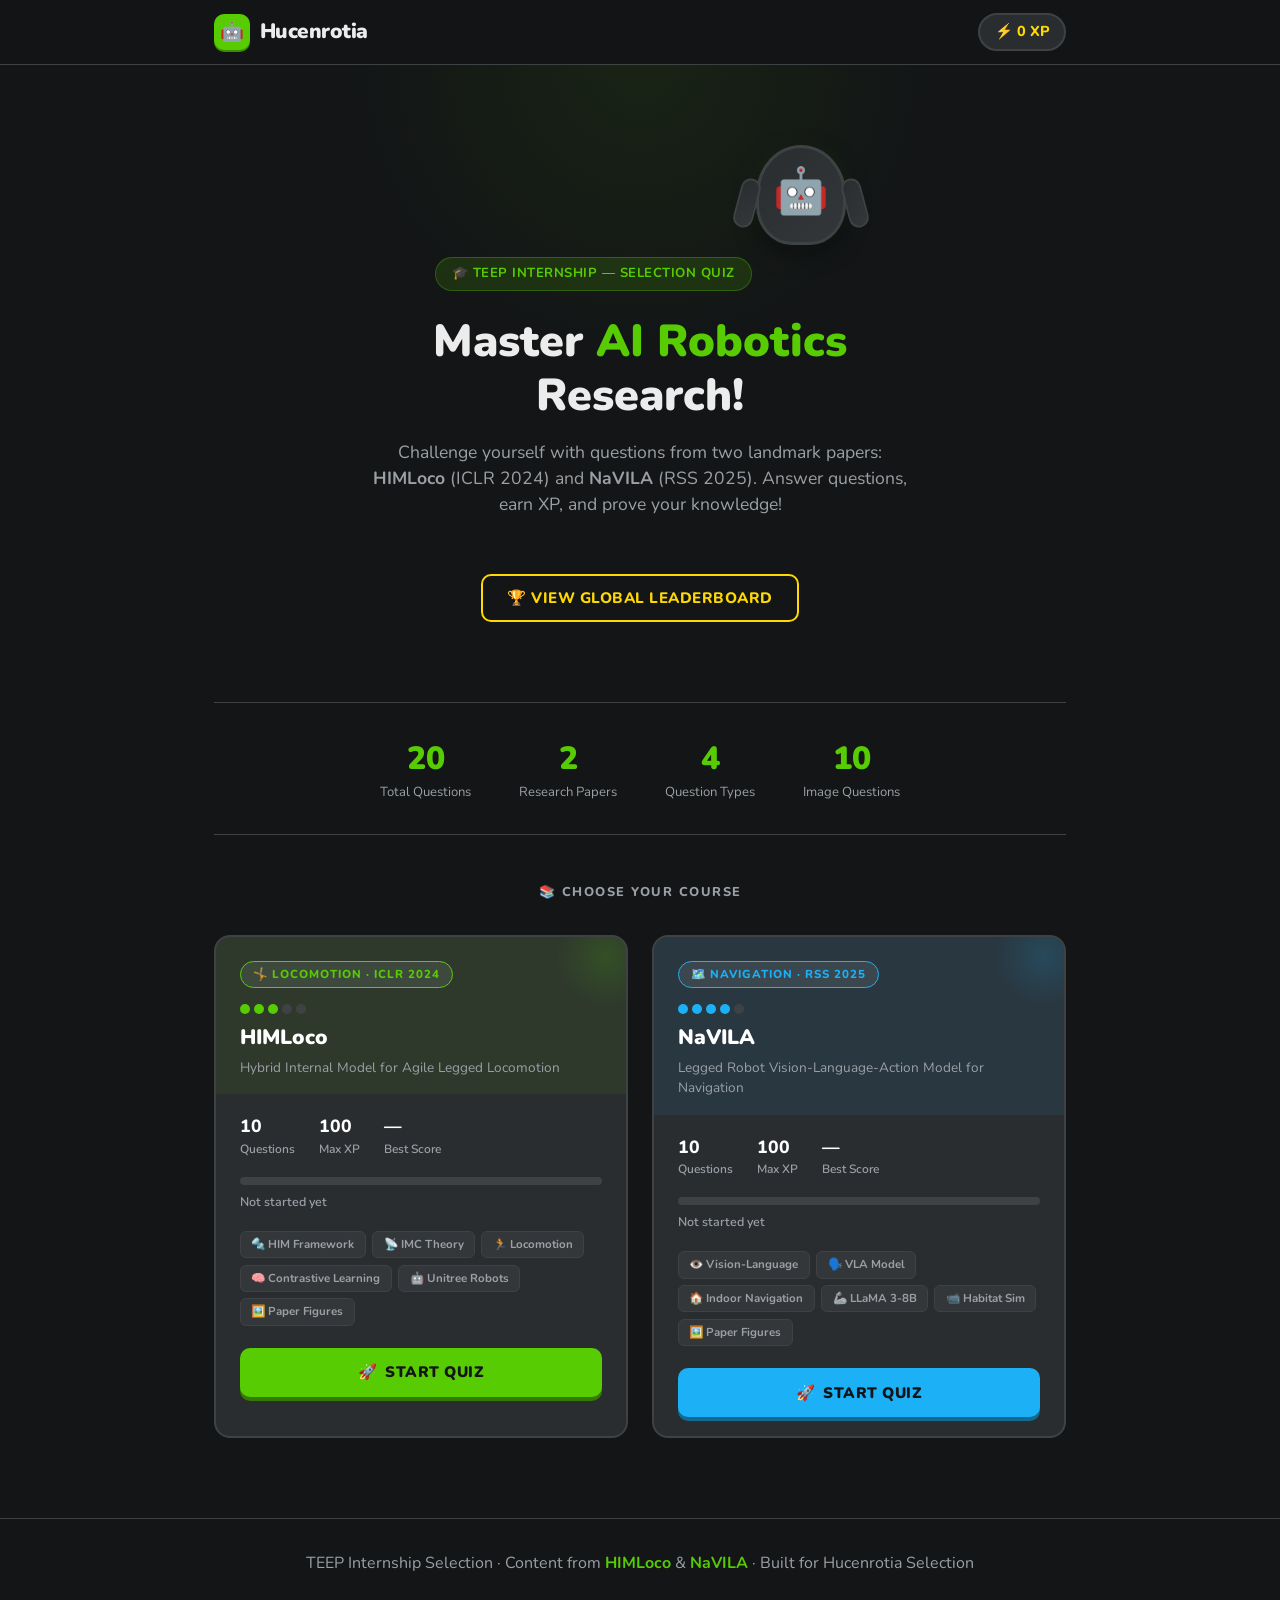
<file: index.html>
<!DOCTYPE html>
<html lang="en">
<head>
  <meta charset="UTF-8">
  <meta name="viewport" content="width=device-width, initial-scale=1.0">
  <title>Hucenrotia Selection — TEEP Internship AI Robotics Quiz</title>
  <meta name="description" content="Test your knowledge of cutting-edge AI robotics research — HIMLoco and NaVILA — in this Duolingo-style interactive quiz for the TEEP Internship selection.">
  <link rel="stylesheet" href="css/style.css">
</head>
<body>

  <!-- Navbar -->
  <nav class="navbar">
    <div class="container">
      <div class="navbar-brand">
        <div class="logo-icon">🤖</div>
        <span>Hucenrotia</span>
      </div>
      <div class="navbar-xp xp-display">⚡ 0 XP</div>
    </div>
  </nav>

  <!-- Hero -->
  <section class="hero">
    <div class="container">
      <div class="hero-badge">🎓 TEEP Internship — Selection Quiz</div>
      <div class="mascot">
        <div class="mascot-glow"></div>
        <div class="mascot-body">
          <div class="mascot-arm-l"></div>
          <div class="mascot-arm-r"></div>
          <div class="mascot-face">🤖</div>
        </div>
      </div>
      <h1>Master <span>AI Robotics</span><br>Research!</h1>
      <p>
        Challenge yourself with questions from two landmark papers:
        <strong>HIMLoco</strong> (ICLR 2024) and <strong>NaVILA</strong> (RSS 2025).
        Answer questions, earn XP, and prove your knowledge!
      </p>
      
      <button class="btn-secondary" style="border-width:2px;font-size:0.95rem;padding:0.75rem 1.5rem;margin-top:1rem;color:var(--gold);border-color:var(--gold)" onclick="openGlobalLeaderboard()">
        🏆 View Global Leaderboard
      </button>
    </div>
  </section>

  <!-- Stats -->
  <div class="container">
    <div class="stats-row">
      <div class="stat-item">
        <div class="stat-num">20</div>
        <div class="stat-desc">Total Questions</div>
      </div>
      <div class="stat-item">
        <div class="stat-num">2</div>
        <div class="stat-desc">Research Papers</div>
      </div>
      <div class="stat-item">
        <div class="stat-num">4</div>
        <div class="stat-desc">Question Types</div>
      </div>
      <div class="stat-item">
        <div class="stat-num">10</div>
        <div class="stat-desc">Image Questions</div>
      </div>
    </div>
  </div>

  <!-- Courses -->
  <section class="courses-section">
    <div class="container">
      <div class="section-title">📚 Choose Your Course</div>
      <div class="courses-grid">

        <!-- HIMLoco Card -->
        <div class="course-card himloco" id="card-himloco">
          <div class="course-card-header">
            <div class="course-tag">🤸 Locomotion · ICLR 2024</div>
            <div class="difficulty-dots">
              <div class="dot filled"></div><div class="dot filled"></div><div class="dot filled"></div><div class="dot"></div><div class="dot"></div>
            </div>
            <div class="course-card-title">HIMLoco</div>
            <div class="course-card-subtitle">Hybrid Internal Model for Agile Legged Locomotion</div>
          </div>
          <div class="course-card-body">
            <div class="course-stats">
              <div class="course-stat">
                <span class="course-stat-value">10</span>
                <span class="course-stat-label">Questions</span>
              </div>
              <div class="course-stat">
                <span class="course-stat-value" id="himloco-xp">100</span>
                <span class="course-stat-label">Max XP</span>
              </div>
              <div class="course-stat">
                <span class="course-stat-value" id="himloco-best">—</span>
                <span class="course-stat-label">Best Score</span>
              </div>
            </div>
            <div class="course-progress-bar">
              <div class="course-progress-fill" id="himloco-progress" style="width:0%"></div>
            </div>
            <div class="course-progress-text" id="himloco-progress-text">Not started yet</div>
            <div class="course-topics">
              <span class="topic-chip">🔩 HIM Framework</span>
              <span class="topic-chip">📡 IMC Theory</span>
              <span class="topic-chip">🏃 Locomotion</span>
              <span class="topic-chip">🧠 Contrastive Learning</span>
              <span class="topic-chip">🤖 Unitree Robots</span>
              <span class="topic-chip">🖼️ Paper Figures</span>
            </div>
            <button class="btn-start" id="startHimloco" onclick="openRegistrationModal('himloco')">
              <span>🚀</span> Start Quiz
            </button>
          </div>
        </div>

        <!-- NaVILA Card -->
        <div class="course-card navila" id="card-navila">
          <div class="course-card-header">
            <div class="course-tag">🗺️ Navigation · RSS 2025</div>
            <div class="difficulty-dots">
              <div class="dot filled"></div><div class="dot filled"></div><div class="dot filled"></div><div class="dot filled"></div><div class="dot"></div>
            </div>
            <div class="course-card-title">NaVILA</div>
            <div class="course-card-subtitle">Legged Robot Vision-Language-Action Model for Navigation</div>
          </div>
          <div class="course-card-body">
            <div class="course-stats">
              <div class="course-stat">
                <span class="course-stat-value">10</span>
                <span class="course-stat-label">Questions</span>
              </div>
              <div class="course-stat">
                <span class="course-stat-value" id="navila-xp">100</span>
                <span class="course-stat-label">Max XP</span>
              </div>
              <div class="course-stat">
                <span class="course-stat-value" id="navila-best">—</span>
                <span class="course-stat-label">Best Score</span>
              </div>
            </div>
            <div class="course-progress-bar">
              <div class="course-progress-fill" id="navila-progress" style="width:0%"></div>
            </div>
            <div class="course-progress-text" id="navila-progress-text">Not started yet</div>
            <div class="course-topics">
              <span class="topic-chip">👁️ Vision-Language</span>
              <span class="topic-chip">🗣️ VLA Model</span>
              <span class="topic-chip">🏠 Indoor Navigation</span>
              <span class="topic-chip">🦾 LLaMA 3-8B</span>
              <span class="topic-chip">📹 Habitat Sim</span>
              <span class="topic-chip">🖼️ Paper Figures</span>
            </div>
            <button class="btn-start" id="startNavila" onclick="openRegistrationModal('navila')">
              <span>🚀</span> Start Quiz
            </button>
          </div>
        </div>

      </div>
    </div>
  </section>

  <!-- Footer -->
  <footer class="site-footer">
    <div class="container">
      <p>
        TEEP Internship Selection · Content from
        <a href="https://github.com/InternRobotics/HIMLoco" target="_blank">HIMLoco</a> &
        <a href="https://navila-bot.github.io/" target="_blank">NaVILA</a> · Built for Hucenrotia Selection
      </p>
    </div>
  </footer>

  <!-- Registration Modal -->
  <div class="modal-overlay" id="regModalOverlay">
    <div class="modal">
      <div class="modal-emoji">📝</div>
      <h2>Join the Course</h2>
      <p>Please enter your details to take the exam. You can only take it once!</p>
      
      <div class="form-group">
        <label for="regName">Full Name</label>
        <input type="text" id="regName" class="form-control" placeholder="E.g. John Doe">
      </div>
      <div class="form-group">
        <label for="regEmail">Email Address</label>
        <input type="email" id="regEmail" class="form-control" placeholder="E.g. john@example.com">
        <div class="error-msg" id="regError">This email has already completed this quiz.</div>
      </div>

      <div class="modal-actions" style="margin-top:2rem">
        <button class="btn-primary" id="btnConfirmReg">Start Exam!</button>
        <button class="btn-secondary" id="btnCancelReg">Cancel</button>
      </div>
    </div>
  </div>

  <!-- Global Leaderboard Modal -->
  <div class="modal-overlay" id="globalLbModal">
    <div class="modal" style="max-width:600px">
      <div class="flex-between" style="margin-bottom:1.5rem">
        <h2 style="margin:0;color:var(--white)">🏆 Global Leaderboard</h2>
        <button class="btn-close" style="width:32px;height:32px;font-size:0.9rem" onclick="document.getElementById('globalLbModal').classList.remove('open')">✕</button>
      </div>
      <div class="leaderboard">
        <div class="leaderboard-header" style="grid-template-columns: 3rem 1fr 4rem 4rem 4rem; padding: 0.8rem 1rem;">
          <div>Rank</div>
          <div>Candidate</div>
          <div style="text-align:center">Courses</div>
          <div style="text-align:right">Score</div>
          <div style="text-align:right">XP</div>
        </div>
        <div id="globalLbBody" style="max-height:300px;overflow-y:auto"></div>
      </div>
      <div style="margin-top:1.5rem;text-align:center;padding-top:1.5rem;border-top:1px solid var(--border)">
        <button class="btn-secondary" style="border-color:var(--red);color:var(--red);font-size:0.8rem;padding:0.4rem 1rem" onclick="App.clearAllData()">⚠️ Reset All Candidate Data (Leaderboard & Attempts)</button>
      </div>
    </div>
  </div>

  <script src="js/app.js?v=2"></script>
  <script>
    let selectedCourse = '';
    
    function openGlobalLeaderboard() {
      const lbData = App.getGlobalLeaderboard();
      const lbBody = document.getElementById('globalLbBody');
      if (lbData.length === 0) {
        lbBody.innerHTML = '<div style="padding:1.5rem;text-align:center;color:var(--text-muted)">No candidates yet.</div>';
      } else {
        lbBody.innerHTML = lbData.map((u, i) => {
          const rank = i + 1;
          const rankClass = rank === 1 ? 'top-1' : rank === 2 ? 'top-2' : rank === 3 ? 'top-3' : '';
          return `
            <div class="leaderboard-row" style="grid-template-columns: 3rem 1fr 4rem 4rem 4rem; padding: 0.8rem 1rem;">
              <div class="lb-rank ${rankClass}">#${rank}</div>
              <div style="text-align:left">
                <div class="lb-name">${u.name}</div>
                <div class="lb-email">${u.email}</div>
              </div>
              <div style="text-align:center;font-weight:800;color:var(--text-muted)">${u.courses}/2</div>
              <div class="lb-score">${u.score}/${u.total}</div>
              <div class="lb-xp">${u.xp}</div>
            </div>
          `;
        }).join('');
      }
      document.getElementById('globalLbModal').classList.add('open');
    }

    function openRegistrationModal(course) {
      selectedCourse = course;
      document.getElementById('regName').value = '';
      document.getElementById('regEmail').value = '';
      document.getElementById('regError').classList.remove('show');
      document.getElementById('regModalOverlay').classList.add('open');
    }

    document.getElementById('btnCancelReg').addEventListener('click', () => {
      document.getElementById('regModalOverlay').classList.remove('open');
    });

    document.getElementById('btnConfirmReg').addEventListener('click', () => {
      const name = document.getElementById('regName').value.trim();
      const email = document.getElementById('regEmail').value.trim();
      const errorMsg = document.getElementById('regError');
      
      if (!name || !email) {
        errorMsg.textContent = 'Please fill in both name and email.';
        errorMsg.classList.add('show');
        return;
      }

      if (App.hasTakenQuiz(email, selectedCourse)) {
        errorMsg.textContent = 'This email has already completed this quiz!';
        errorMsg.classList.add('show');
        return;
      }

      App.startQuiz(selectedCourse, name, email);
    });

    document.addEventListener('DOMContentLoaded', () => {
      updateXPDisplays();
      // Update HIMLoco progress
      const hp = App.getCourseProgress('himloco');
      if (hp.attempts > 0) {
        document.getElementById('himloco-best').textContent = hp.bestScore + '%';
        document.getElementById('himloco-progress').style.width = hp.bestScore + '%';
        document.getElementById('himloco-progress-text').textContent = hp.completed ? '✅ Completed! Attempt #' + hp.attempts : 'Best: ' + hp.bestScore + '% · ' + hp.attempts + ' attempt(s)';
      }
      // Update NaVILA progress
      const np = App.getCourseProgress('navila');
      if (np.attempts > 0) {
        document.getElementById('navila-best').textContent = np.bestScore + '%';
        document.getElementById('navila-progress').style.width = np.bestScore + '%';
        document.getElementById('navila-progress-text').textContent = np.completed ? '✅ Completed! Attempt #' + np.attempts : 'Best: ' + np.bestScore + '% · ' + np.attempts + ' attempt(s)';
      }
    });
  </script>
</body>
</html>
</file>
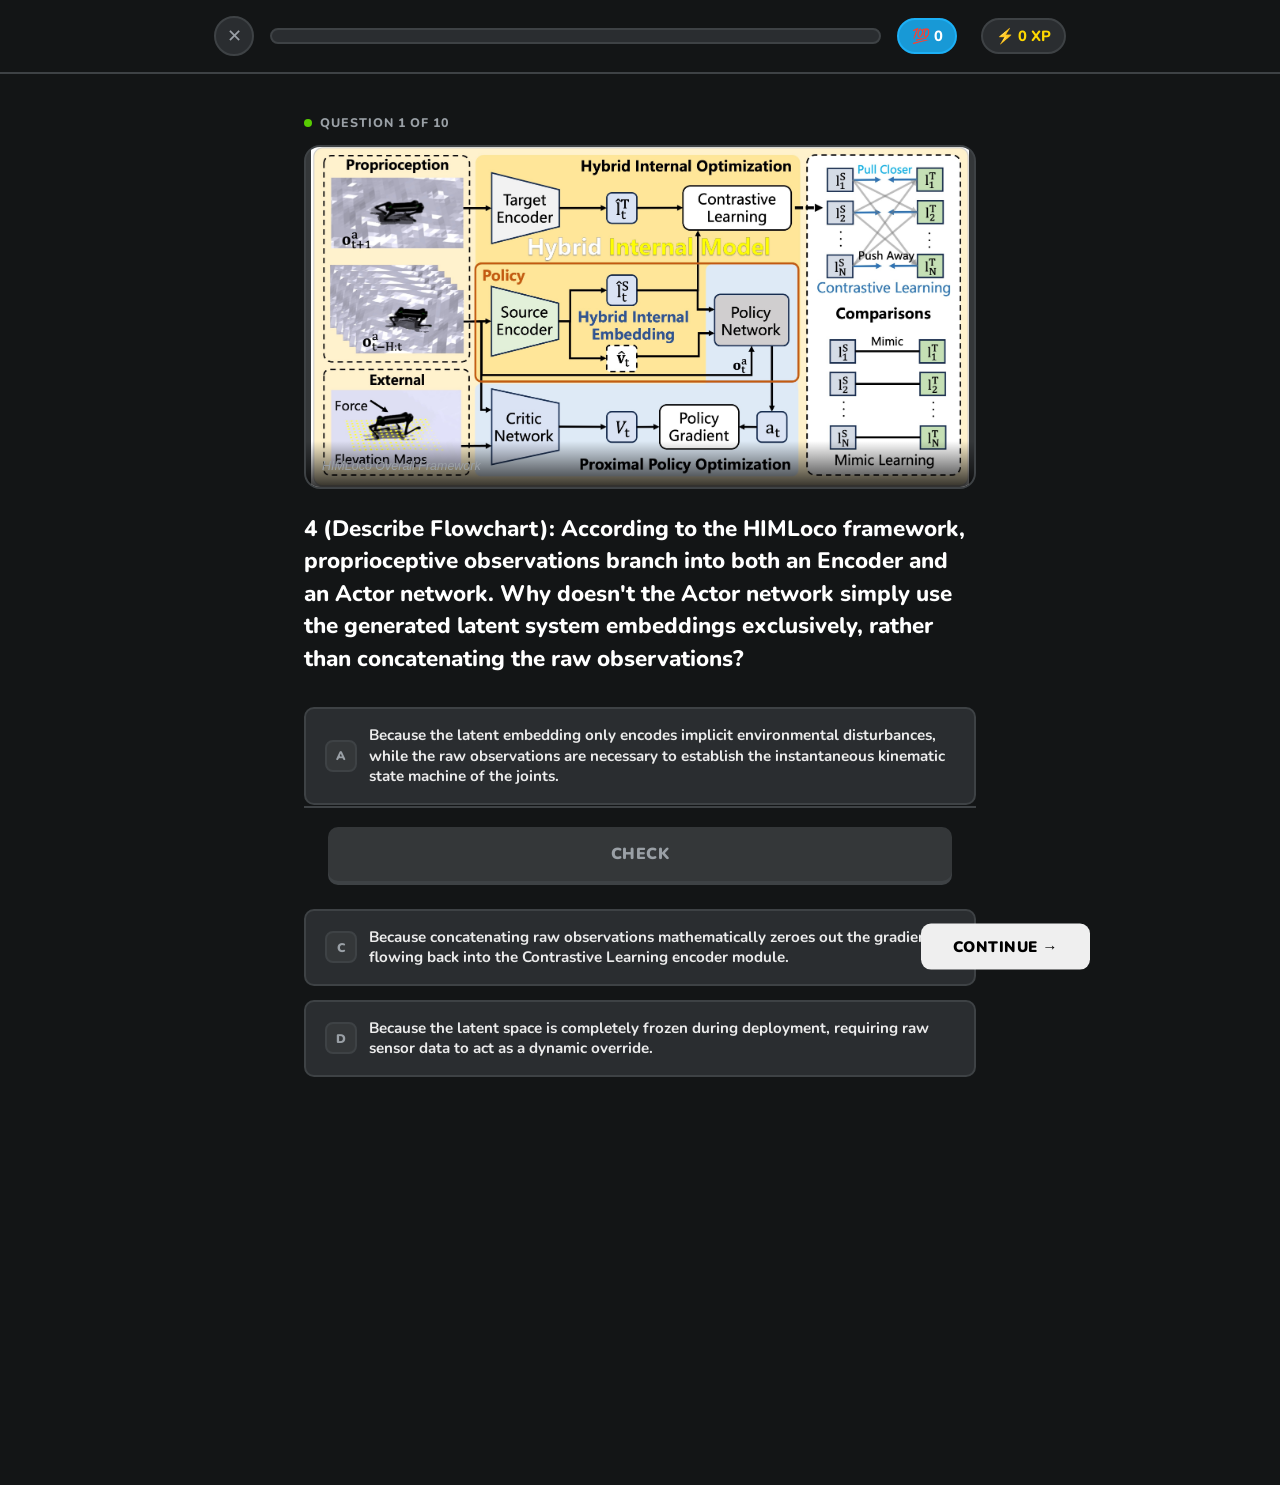
<file: quiz.html>
<!DOCTYPE html>
<html lang="en">
<head>
  <meta charset="UTF-8">
  <meta name="viewport" content="width=device-width, initial-scale=1.0">
  <title>Quiz — Hucenrotia Selection</title>
  <meta name="description" content="AI Robotics research quiz — HIMLoco and NaVILA">
  <link rel="stylesheet" href="css/style.css">
  <style>
    .quiz-body-inner { max-width: 720px; margin: 0 auto; }
    body { padding-bottom: 250px; }
  </style>
</head>
<body>

  <!-- Quiz Header -->
  <header class="quiz-header" id="quizHeader">
    <div class="container">
      <button class="btn-close" id="btnClose" title="Quit quiz">✕</button>
      <div class="progress-bar-wrap">
        <div class="progress-bar-fill" id="progressFill" style="width:0%"></div>
      </div>
      <div class="xp-counter" id="scoreCounter" style="color:var(--white);border-color:var(--blue);background:var(--blue-dark);margin-right:0.5rem">💯 0</div>
      <div class="xp-counter" id="xpCounter">⚡ 0 XP</div>
    </div>
  </header>

  <!-- Quiz Body -->
  <main class="quiz-body">
    <div class="container quiz-body-inner">
      <div class="question-counter" id="questionLabel">
        <span class="qc-dot"></span> Loading...
      </div>

      <!-- Image (hidden by default) -->
      <div class="question-image-wrap" id="imageWrap" style="display:none">
        <img id="questionImg" src="" alt="Paper figure">
        <div class="img-caption" id="imgCaption"></div>
      </div>

      <div class="question-text" id="questionText">Loading question...</div>

      <!-- Dynamic options area -->
      <div id="optionsArea"></div>

      <!-- Check button (hidden when feedback bar is active) -->
      <div class="quiz-footer" id="quizFooter">
        <div class="container" style="max-width:720px">
          <button class="btn-check idle" id="btnCheck" disabled>CHECK</button>
        </div>
      </div>
    </div>
  </main>

  <!-- Feedback Bar (slides up from bottom) -->
  <div class="feedback-bar" id="feedbackBar">
    <div class="feedback-inner">
      <div class="feedback-message">
        <div class="feedback-title" id="feedbackTitle"></div>
        <div class="feedback-explain" id="feedbackExplain"></div>
      </div>
      <button class="btn-continue" id="btnContinue">CONTINUE →</button>
    </div>
  </div>

  <!-- XP Popup -->
  <div class="xp-popup" id="xpPopup">+10 XP!</div>

  <!-- Quit Modal -->
  <div class="modal-overlay" id="modalOverlay">
    <div class="modal">
      <div class="modal-emoji">🤔</div>
      <h2>Quit the quiz?</h2>
      <p>Your progress will be saved but this session's XP will be counted so far.</p>
      <div class="modal-actions">
        <button class="btn-primary" id="modalCancel">Keep Going!</button>
        <button class="btn-secondary" id="modalQuit">Yes, quit</button>
      </div>
    </div>
  </div>

  <script src="js/app.js?v=2"></script>
  <script src="js/questions.js?v=2"></script>
  <script src="js/quiz.js?v=2"></script>
  <script>
    // Enable the check button properly — bridge between idle and enabled state
    document.addEventListener('DOMContentLoaded', () => {
      const btnCheck = document.getElementById('btnCheck');
      // Remove HTML disabled attr; our JS handles the visual state
      btnCheck.removeAttribute('disabled');
    });
  </script>
</body>
</html>
</file>
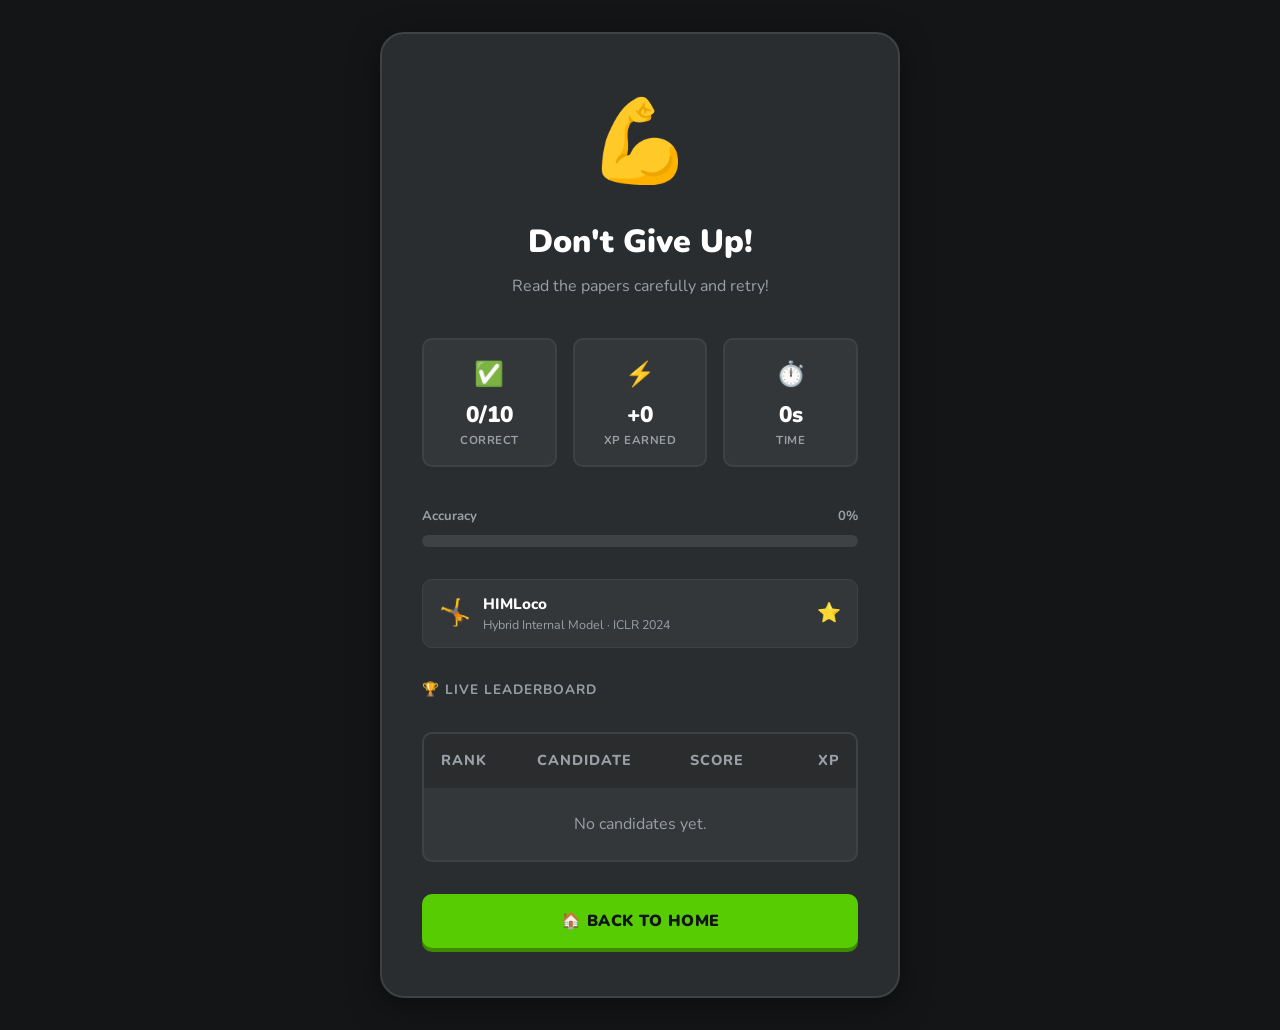
<file: results.html>
<!DOCTYPE html>
<html lang="en">
<head>
  <meta charset="UTF-8">
  <meta name="viewport" content="width=device-width, initial-scale=1.0">
  <title>Results — Hucenrotia Selection</title>
  <meta name="description" content="Quiz results for the Hucenrotia TEEP Internship selection quiz">
  <link rel="stylesheet" href="css/style.css">
</head>
<body>
  <div class="results-page" id="resultsPage">
    <canvas id="confettiCanvas"></canvas>

    <div class="results-card anim-pop">
      <!-- Emoji & Title -->
      <div class="results-emoji" id="resultsEmoji">🎉</div>
      <div class="results-title" id="resultsTitle">Amazing!</div>
      <div class="results-subtitle" id="resultsSubtitle">You completed the quiz!</div>

      <!-- Stats grid -->
      <div class="results-stats">
        <div class="result-stat">
          <div class="result-stat-icon">✅</div>
          <div class="result-stat-value" id="statCorrect">—</div>
          <div class="result-stat-label">Correct</div>
        </div>
        <div class="result-stat">
          <div class="result-stat-icon">⚡</div>
          <div class="result-stat-value" id="statXP">—</div>
          <div class="result-stat-label">XP Earned</div>
        </div>
        <div class="result-stat">
          <div class="result-stat-icon">⏱️</div>
          <div class="result-stat-value" id="statTime">—</div>
          <div class="result-stat-label">Time</div>
        </div>
      </div>

      <!-- Accuracy bar -->
      <div style="margin-bottom:0.5rem;display:flex;justify-content:space-between;font-size:0.82rem;font-weight:700;color:var(--text-muted)">
        <span>Accuracy</span>
        <span id="accuracyPct">—</span>
      </div>
      <div class="results-accuracy-bar-wrap" style="margin-bottom:2rem">
        <div class="results-accuracy-fill" id="accuracyBar" style="width:0%"></div>
      </div>

      <!-- Course badge -->
      <div style="background:var(--card2);border:1px solid var(--border);border-radius:10px;padding:0.8rem 1rem;margin-bottom:2rem;text-align:left;display:flex;align-items:center;gap:0.75rem">
        <span style="font-size:1.6rem" id="courseBadgeIcon">🤖</span>
        <div>
          <div style="font-weight:800;color:var(--white);font-size:0.95rem" id="courseBadgeName">HIMLoco</div>
          <div style="font-size:0.78rem;color:var(--text-muted)" id="courseBadgeDesc">Quiz completed</div>
        </div>
        <div style="margin-left:auto;font-size:1.2rem" id="courseBadgeStar">⭐</div>
      </div>

      <!-- Leaderboard -->
      <div style="margin-top:2rem">
        <h3 style="text-align:left;color:var(--text-muted);font-size:0.85rem;text-transform:uppercase;letter-spacing:1px;margin-bottom:0.5rem">🏆 Live Leaderboard</h3>
        <div class="leaderboard" id="leaderboardContainer">
          <div class="leaderboard-header">
            <div>Rank</div>
            <div>Candidate</div>
            <div style="text-align:right">Score</div>
            <div style="text-align:right">XP</div>
          </div>
          <div id="leaderboardBody"></div>
        </div>
      </div>

      <!-- Actions -->
      <div class="results-actions" style="margin-top:2rem">
        <button class="btn-primary" id="btnHome" style="border-color:var(--text-muted);color:var(--bg)">🏠 Back to Home</button>
      </div>
    </div>
  </div>

  <script src="js/app.js?v=2"></script>
  <script>
    document.addEventListener('DOMContentLoaded', () => {
      const result = App.getState().lastResult || {};
      const correct = result.correct || 0;
      const total   = result.total || 10;
      const xp      = result.xp || 0;
      const elapsed = result.elapsed || 0;
      const course  = result.course || 'himloco';
      const pct     = Math.round((correct / total) * 100);

      // Emoji & message
      let emoji, title, subtitle;
      if (pct >= 90)      { emoji='🏆'; title='Outstanding!';    subtitle='You nailed it! Near-perfect score!'; }
      else if (pct >= 75) { emoji='🎉'; title='Excellent Work!';  subtitle='Great understanding of the research!'; }
      else if (pct >= 60) { emoji='😊'; title='Good Job!';        subtitle='Solid performance — keep learning!'; }
      else if (pct >= 40) { emoji='📚'; title='Keep Studying!';   subtitle='Review the papers and try again.'; }
      else                { emoji='💪'; title='Don\'t Give Up!';  subtitle='Read the papers carefully and retry!'; }

      document.getElementById('resultsEmoji').textContent = emoji;
      document.getElementById('resultsTitle').textContent = title;
      document.getElementById('resultsSubtitle').textContent = subtitle;

      document.getElementById('statCorrect').textContent = correct + '/' + total;
      document.getElementById('statXP').textContent = '+' + xp;

      const mins = Math.floor(elapsed / 60);
      const secs = elapsed % 60;
      document.getElementById('statTime').textContent = mins > 0 ? mins + 'm ' + secs + 's' : secs + 's';

      document.getElementById('accuracyPct').textContent = pct + '%';

      // Accuracy bar (animated after short delay)
      setTimeout(() => {
        const bar = document.getElementById('accuracyBar');
        bar.style.width = pct + '%';
        bar.className = 'results-accuracy-fill ' + (pct >= 75 ? 'accuracy-good' : pct >= 50 ? 'accuracy-mid' : 'accuracy-low');
      }, 300);

      // Course badge
      const courseNames = { himloco: 'HIMLoco', navila: 'NaVILA' };
      const courseIcons = { himloco: '🤸', navila: '🗺️' };
      const courseDescs = {
        himloco: 'Hybrid Internal Model · ICLR 2024',
        navila:  'Vision-Language-Action · RSS 2025'
      };
      document.getElementById('courseBadgeIcon').textContent = courseIcons[course] || '🤖';
      document.getElementById('courseBadgeName').textContent = courseNames[course] || course;
      document.getElementById('courseBadgeDesc').textContent = courseDescs[course] || 'Quiz completed';

      const stars = pct >= 90 ? '⭐⭐⭐' : pct >= 70 ? '⭐⭐' : '⭐';
      document.getElementById('courseBadgeStar').textContent = stars;

      // Confetti if good score
      if (pct >= 70) {
        launchConfetti(document.getElementById('confettiCanvas'));
      }

      // Fetch and render Leaderboard
      const lbData = App.getLeaderboard(course);
      const lbBody = document.getElementById('leaderboardBody');
      if (lbData.length === 0) {
        lbBody.innerHTML = '<div style="padding:1.5rem;text-align:center;color:var(--text-muted)">No candidates yet.</div>';
      } else {
        lbBody.innerHTML = lbData.map((u, i) => {
          const rank = i + 1;
          const rankClass = rank === 1 ? 'top-1' : rank === 2 ? 'top-2' : rank === 3 ? 'top-3' : '';
          return `
            <div class="leaderboard-row">
              <div class="lb-rank ${rankClass}">#${rank}</div>
              <div style="text-align:left">
                <div class="lb-name">${u.name}</div>
                <div class="lb-email">${u.email}</div>
              </div>
              <div class="lb-score">${u.score}/${u.total}</div>
              <div class="lb-xp">${u.xp}</div>
            </div>
          `;
        }).join('');
      }

      // Buttons
      document.getElementById('btnHome').addEventListener('click', () => {
        window.location.href = 'index.html';
      });
    });
  </script>
</body>
</html>
</file>
<file: css/style.css>
@import url('https://fonts.googleapis.com/css2?family=Nunito:wght@400;600;700;800;900&display=swap');
:root{--bg:#131516;--bg2:#1C1D1F;--card:#2A2D30;--card2:#343739;--border:#3E4245;--green:#58CC02;--green-dark:#46A302;--green-shadow:#3D8A00;--green-light:#D7FFB8;--green-bg:rgba(88,204,2,.12);--red:#FF4B4B;--red-dark:#CC3333;--red-light:#FFD0D0;--red-bg:rgba(255,75,75,.12);--blue:#1CB0F6;--blue-dark:#1899D6;--orange:#FF9600;--gold:#FFD900;--purple:#CE82FF;--white:#FFF;--text:#ECECEC;--text-muted:#9AA0A6;--radius:16px;--radius-sm:10px;--shadow:0 4px 0 rgba(0,0,0,.5);--shadow-green:0 4px 0 #3D8A00;--shadow-card:0 8px 32px rgba(0,0,0,.4);--transition:.18s ease;--font:'Nunito',sans-serif}
*,*::before,*::after{box-sizing:border-box;margin:0;padding:0}
html{scroll-behavior:smooth}
body{font-family:var(--font);background:var(--bg);color:var(--text);min-height:100vh;line-height:1.5;-webkit-font-smoothing:antialiased}
a{color:inherit;text-decoration:none}
img{max-width:100%;height:auto;display:block}
button{cursor:pointer;font-family:var(--font);border:none;outline:none}
::-webkit-scrollbar{width:6px}::-webkit-scrollbar-track{background:var(--bg2)}::-webkit-scrollbar-thumb{background:var(--border);border-radius:3px}
h1{font-size:clamp(1.8rem,4vw,2.8rem);font-weight:900;line-height:1.2}
h2{font-size:clamp(1.4rem,3vw,2rem);font-weight:800}
h3{font-size:1.2rem;font-weight:700}
p{font-size:1rem;color:var(--text-muted)}
.container{max-width:900px;margin:0 auto;padding:0 1.5rem}
.flex{display:flex}.flex-center{display:flex;align-items:center;justify-content:center}.flex-between{display:flex;align-items:center;justify-content:space-between}.flex-col{display:flex;flex-direction:column}
.gap-sm{gap:.5rem}.gap{gap:1rem}.gap-lg{gap:1.5rem}.text-center{text-align:center}.w-full{width:100%}

/* Navbar */
.navbar{position:sticky;top:0;z-index:100;background:rgba(19,21,22,.95);backdrop-filter:blur(12px);border-bottom:1px solid var(--border);padding:.8rem 0}
.navbar .container{display:flex;align-items:center;justify-content:space-between}
.navbar-brand{display:flex;align-items:center;gap:.6rem;font-weight:900;font-size:1.3rem;letter-spacing:-.5px}
.navbar-brand .logo-icon{width:36px;height:36px;background:var(--green);border-radius:10px;display:flex;align-items:center;justify-content:center;font-size:1.2rem;box-shadow:0 2px 0 var(--green-shadow)}
.navbar-xp{display:flex;align-items:center;gap:.4rem;background:var(--card);border:2px solid var(--border);border-radius:20px;padding:.4rem .9rem;font-weight:800;font-size:.9rem;color:var(--gold)}

/* Hero */
.hero{padding:5rem 0 3rem;text-align:center;position:relative;overflow:hidden}
.hero::before{content:'';position:absolute;top:-50%;left:50%;transform:translateX(-50%);width:600px;height:600px;background:radial-gradient(circle,rgba(88,204,2,.08) 0%,transparent 70%);pointer-events:none}
.hero-badge{display:inline-flex;align-items:center;gap:.4rem;background:rgba(88,204,2,.15);border:1px solid rgba(88,204,2,.3);color:var(--green);font-weight:700;font-size:.82rem;padding:.4rem 1rem;border-radius:20px;margin-bottom:1.5rem;letter-spacing:.5px;text-transform:uppercase}
.hero h1{margin-bottom:1rem}.hero h1 span{color:var(--green)}
.hero p{font-size:1.1rem;margin-bottom:2.5rem;max-width:560px;margin-left:auto;margin-right:auto}

/* Mascot */
.mascot{position:relative;display:inline-block;margin-bottom:2rem;animation:mascot-float 3s ease-in-out infinite}
.mascot-body{width:90px;height:100px;background:linear-gradient(135deg,#2A2D30 0%,#343739 100%);border-radius:50% 50% 40% 40%;border:3px solid var(--border);position:relative;margin:0 auto;box-shadow:0 8px 24px rgba(0,0,0,.4)}
.mascot-face{position:absolute;top:50%;left:50%;transform:translate(-50%,-55%);font-size:2.8rem}
.mascot-arm-l,.mascot-arm-r{position:absolute;top:30px;width:20px;height:50px;background:linear-gradient(135deg,#2A2D30,#343739);border-radius:10px;border:2px solid var(--border)}
.mascot-arm-l{left:-22px;transform:rotate(15deg)}.mascot-arm-r{right:-22px;transform:rotate(-15deg)}
.mascot-glow{position:absolute;inset:-10px;background:radial-gradient(circle,rgba(88,204,2,.2) 0%,transparent 70%);border-radius:50%;animation:pulse-glow 2s ease-in-out infinite}

/* Course cards */
.courses-section{padding:1rem 0 5rem}
.section-title{text-align:center;font-size:.8rem;font-weight:800;text-transform:uppercase;letter-spacing:1.5px;color:var(--text-muted);margin-bottom:2rem}
.courses-grid{display:grid;grid-template-columns:repeat(auto-fit,minmax(380px,1fr));gap:1.5rem}
.course-card{background:var(--card);border:2px solid var(--border);border-radius:var(--radius);overflow:hidden;transition:transform var(--transition),border-color var(--transition),box-shadow var(--transition);cursor:pointer;position:relative}
.course-card:hover{transform:translateY(-4px);border-color:var(--green);box-shadow:0 16px 48px rgba(88,204,2,.15)}
.course-card.himloco{--accent:#58CC02;--accent-bg:rgba(88,204,2,.08)}
.course-card.navila{--accent:#1CB0F6;--accent-bg:rgba(28,176,246,.08)}
.course-card-header{padding:1.5rem 1.5rem 1rem;background:var(--accent-bg);position:relative;overflow:hidden}
.course-card-header::after{content:'';position:absolute;top:-30px;right:-30px;width:100px;height:100px;background:radial-gradient(circle,var(--accent),transparent 70%);opacity:.15}
.course-tag{display:inline-flex;align-items:center;gap:.3rem;font-size:.72rem;font-weight:800;text-transform:uppercase;letter-spacing:1px;color:var(--accent);background:rgba(255,255,255,.08);padding:.25rem .75rem;border-radius:20px;border:1px solid var(--accent);margin-bottom:1rem}
.course-card-title{font-size:1.3rem;font-weight:900;color:var(--white);margin-bottom:.3rem}
.course-card-subtitle{font-size:.85rem;color:var(--text-muted)}
.course-card-body{padding:1.2rem 1.5rem}
.course-stats{display:flex;gap:1.5rem;margin-bottom:1.2rem}
.course-stat{display:flex;flex-direction:column}
.course-stat-value{font-size:1.1rem;font-weight:800;color:var(--white)}
.course-stat-label{font-size:.75rem;color:var(--text-muted);font-weight:600}
.course-progress-bar{height:8px;background:var(--border);border-radius:4px;overflow:hidden;margin-bottom:.5rem}
.course-progress-fill{height:100%;background:var(--accent);border-radius:4px;transition:width .6s cubic-bezier(.34,1.56,.64,1)}
.course-progress-text{font-size:.78rem;color:var(--text-muted);font-weight:600;margin-bottom:1.2rem}
.course-topics{display:flex;flex-wrap:wrap;gap:.4rem;margin-bottom:1.4rem}
.topic-chip{font-size:.72rem;font-weight:700;background:var(--card2);border:1px solid var(--border);border-radius:6px;padding:.25rem .65rem;color:var(--text-muted)}
.btn-start{width:100%;padding:.9rem;background:var(--accent);color:var(--bg);font-size:.95rem;font-weight:900;border-radius:var(--radius-sm);border:none;box-shadow:0 4px 0 color-mix(in srgb,var(--accent) 60%,black);transition:transform var(--transition),box-shadow var(--transition);text-transform:uppercase;letter-spacing:.5px;display:flex;align-items:center;justify-content:center;gap:.5rem}
.btn-start:hover{transform:translateY(-2px);box-shadow:0 6px 0 color-mix(in srgb,var(--accent) 60%,black)}
.btn-start:active{transform:translateY(2px)}

/* Stats row */
.stats-row{display:flex;justify-content:center;gap:3rem;padding:2rem 0;border-top:1px solid var(--border);border-bottom:1px solid var(--border);margin:2rem 0}
.stat-item{text-align:center}
.stat-num{font-size:2rem;font-weight:900;color:var(--green)}
.stat-desc{font-size:.82rem;color:var(--text-muted)}

/* Quiz header */
.quiz-header{position:sticky;top:0;z-index:50;background:var(--bg);border-bottom:2px solid var(--border);padding:1rem 0}
.quiz-header .container{display:flex;align-items:center;gap:1rem}
.btn-close{width:40px;height:40px;border-radius:50%;background:var(--card);border:2px solid var(--border);color:var(--text-muted);font-size:1.1rem;display:flex;align-items:center;justify-content:center;transition:all var(--transition);flex-shrink:0}
.btn-close:hover{border-color:var(--red);color:var(--red);background:var(--red-bg)}
.progress-bar-wrap{flex:1;height:16px;background:var(--card);border-radius:8px;overflow:hidden;border:2px solid var(--border)}
.progress-bar-fill{height:100%;background:linear-gradient(90deg,var(--green) 0%,#8BFF28 100%);border-radius:6px;transition:width .5s cubic-bezier(.34,1.56,.64,1);position:relative}
.progress-bar-fill::after{content:'';position:absolute;top:2px;left:8px;right:8px;height:4px;background:rgba(255,255,255,.4);border-radius:2px}
.hearts{display:flex;gap:.3rem;flex-shrink:0}
.heart{font-size:1.3rem;transition:transform .3s}
.heart.lost{filter:grayscale(1);opacity:.3;transform:scale(.9)}
.heart.breaking{animation:heart-break .4s ease forwards}
.xp-counter{display:flex;align-items:center;gap:.35rem;font-weight:800;font-size:.92rem;color:var(--gold);background:var(--card);border:2px solid var(--border);border-radius:20px;padding:.3rem .8rem;flex-shrink:0}

/* Quiz body */
.quiz-body{min-height:calc(100vh - 80px - 100px);display:flex;flex-direction:column;justify-content:center;padding:2.5rem 0}
.question-label{font-size:.78rem;font-weight:800;text-transform:uppercase;letter-spacing:1.5px;color:var(--text-muted);margin-bottom:1rem}
.question-text{font-size:clamp(1.1rem,2.5vw,1.4rem);font-weight:800;color:var(--white);margin-bottom:2rem;line-height:1.45}
.question-image-wrap{margin-bottom:1.5rem;border-radius:var(--radius);overflow:hidden;border:2px solid var(--border);position:relative;background:var(--card2)}
.question-image-wrap img{width:100%;max-height:340px;object-fit:contain;display:block}
.question-image-wrap .img-caption{position:absolute;bottom:0;left:0;right:0;background:linear-gradient(0deg,rgba(0,0,0,.8) 0%,transparent 100%);padding:1rem 1rem .7rem;font-size:.78rem;color:var(--text-muted);font-style:italic}

/* Options */
.options-grid{display:grid;grid-template-columns:1fr 1fr;gap:.85rem;margin-bottom:1.5rem}
.options-grid.single-col{grid-template-columns:1fr}
.option-btn{background:var(--card);border:2px solid var(--border);border-radius:var(--radius-sm);padding:1rem 1.2rem;color:var(--text);font-size:.95rem;font-weight:700;text-align:left;display:flex;align-items:center;gap:.75rem;transition:all var(--transition);cursor:pointer;position:relative;overflow:hidden}
.option-btn:hover:not(:disabled){border-color:var(--blue);background:rgba(28,176,246,.08);transform:translateY(-2px);box-shadow:0 4px 16px rgba(28,176,246,.15)}
.option-key{width:32px;height:32px;border-radius:8px;background:var(--card2);border:2px solid var(--border);display:flex;align-items:center;justify-content:center;font-size:.78rem;font-weight:900;color:var(--text-muted);flex-shrink:0;transition:all var(--transition)}
.option-text{flex:1;line-height:1.35}
.option-btn.selected{border-color:var(--blue);background:rgba(28,176,246,.12)}
.option-btn.selected .option-key{background:var(--blue);border-color:var(--blue);color:var(--white)}
.option-btn.correct{border-color:var(--green);background:var(--green-bg);animation:bounce-in .4s cubic-bezier(.34,1.56,.64,1)}
.option-btn.correct .option-key{background:var(--green);border-color:var(--green);color:var(--white)}
.option-btn.wrong{border-color:var(--red);background:var(--red-bg);animation:shake .4s ease}
.option-btn.wrong .option-key{background:var(--red);border-color:var(--red);color:var(--white)}
.option-btn:disabled{cursor:not-allowed;transform:none!important}

/* True/False */
.tf-grid{display:grid;grid-template-columns:1fr 1fr;gap:1rem;margin-bottom:1.5rem}
.tf-btn{padding:1.4rem;border-radius:var(--radius-sm);border:2px solid var(--border);background:var(--card);font-size:1.1rem;font-weight:900;color:var(--text);display:flex;flex-direction:column;align-items:center;gap:.4rem;transition:all var(--transition)}
.tf-btn .tf-icon{font-size:2rem}
.tf-btn:hover:not(:disabled){transform:translateY(-3px)}
.tf-btn.true-btn:hover:not(:disabled){border-color:var(--green);background:var(--green-bg)}
.tf-btn.false-btn:hover:not(:disabled){border-color:var(--red);background:var(--red-bg)}
.tf-btn.selected.true-btn{border-color:var(--green);background:var(--green-bg);color:var(--green)}
.tf-btn.selected.false-btn{border-color:var(--red);background:var(--red-bg);color:var(--red)}
.tf-btn.correct{border-color:var(--green);background:var(--green-bg);animation:bounce-in .4s cubic-bezier(.34,1.56,.64,1)}
.tf-btn.wrong{border-color:var(--red);background:var(--red-bg);animation:shake .4s ease}
.tf-btn:disabled{cursor:not-allowed;transform:none!important}

/* Fill in blank */
.fillblank-sentence{font-size:1.15rem;font-weight:700;color:var(--white);line-height:2;margin-bottom:1.5rem;padding:1.5rem;background:var(--card);border-radius:var(--radius-sm);border:2px solid var(--border)}
.blank-slot{display:inline-flex;align-items:center;min-width:140px;height:38px;background:var(--bg);border-bottom:3px solid var(--blue);border-radius:4px;padding:0 .75rem;font-weight:900;color:var(--blue);font-size:1rem;vertical-align:middle;cursor:pointer;transition:all var(--transition);justify-content:center}
.blank-slot.filled{background:rgba(28,176,246,.1)}
.blank-slot.correct{border-color:var(--green);color:var(--green);background:var(--green-bg)}
.blank-slot.wrong{border-color:var(--red);color:var(--red);background:var(--red-bg)}
.word-bank{display:flex;flex-wrap:wrap;gap:.6rem;padding:1.2rem;background:var(--card);border-radius:var(--radius-sm);border:2px solid var(--border);margin-bottom:1.5rem}
.word-chip{padding:.5rem 1rem;background:var(--bg);border:2px solid var(--border);border-radius:8px;font-size:.92rem;font-weight:800;color:var(--text);cursor:pointer;transition:all var(--transition);box-shadow:0 2px 0 rgba(0,0,0,.3)}
.word-chip:hover{border-color:var(--blue);color:var(--blue);transform:translateY(-2px)}
.word-chip.used{opacity:.3;cursor:not-allowed;transform:none!important}

/* Footer bar */
.quiz-footer{background:var(--bg);border-top:2px solid var(--border);padding:1.2rem 0;position:sticky;bottom:0;z-index:40}
.btn-check{width:100%;padding:1rem;font-size:1rem;font-weight:900;text-transform:uppercase;letter-spacing:.5px;border-radius:var(--radius-sm);border:none;transition:all var(--transition)}
.btn-check.idle{background:var(--card2);color:var(--text-muted);cursor:not-allowed;box-shadow:0 4px 0 var(--border)}
.btn-check.ready{background:var(--green);color:var(--bg);cursor:pointer;box-shadow:var(--shadow-green)}
.btn-check.ready:hover{transform:translateY(-2px);box-shadow:0 6px 0 var(--green-shadow)}
.btn-check.ready:active{transform:translateY(2px)}
.btn-check.continue-correct{background:var(--green);color:var(--bg);cursor:pointer;box-shadow:var(--shadow-green)}
.btn-check.continue-wrong{background:var(--red);color:var(--white);cursor:pointer;box-shadow:0 4px 0 var(--red-dark)}

/* Feedback bar */
.feedback-bar{position:fixed;bottom:0;left:0;right:0;z-index:60;padding:1.5rem 2rem;transform:translateY(100%);transition:transform .35s cubic-bezier(.34,1.56,.64,1)}
.feedback-bar.show{transform:translateY(0)}
.feedback-bar.correct-bar{background:var(--green-bg);border-top:3px solid var(--green)}
.feedback-bar.wrong-bar{background:var(--red-bg);border-top:3px solid var(--red)}
.feedback-inner{max-width:900px;margin:0 auto;display:flex;align-items:center;justify-content:space-between;gap:1rem}
.feedback-message{flex:1}
.feedback-message .feedback-title{font-size:1.1rem;font-weight:900;margin-bottom:.25rem}
.correct-bar .feedback-title{color:var(--green)}.wrong-bar .feedback-title{color:var(--red)}
.feedback-message .feedback-explain{font-size:.85rem;color:var(--text-muted);line-height:1.5}
.btn-continue{padding:.8rem 2rem;font-size:.95rem;font-weight:900;text-transform:uppercase;letter-spacing:.5px;border-radius:var(--radius-sm);border:none;cursor:pointer;white-space:nowrap;transition:all var(--transition)}
.correct-bar .btn-continue{background:var(--green);color:var(--bg);box-shadow:0 4px 0 var(--green-shadow)}
.wrong-bar .btn-continue{background:var(--red);color:var(--white);box-shadow:0 4px 0 var(--red-dark)}
.btn-continue:hover{transform:translateY(-2px)}
.btn-continue:active{transform:translateY(2px)}

/* XP popup */
.xp-popup{position:fixed;bottom:120px;right:2rem;background:var(--gold);color:#7B5800;font-weight:900;font-size:1rem;padding:.5rem 1.2rem;border-radius:20px;opacity:0;transform:translateY(20px);transition:all .3s ease;pointer-events:none;z-index:70;box-shadow:0 4px 16px rgba(255,217,0,.4)}
.xp-popup.show{opacity:1;transform:translateY(0)}.xp-popup.hide{opacity:0;transform:translateY(-30px)}

/* Results page */
.results-page{min-height:100vh;display:flex;flex-direction:column;align-items:center;justify-content:center;padding:2rem;text-align:center;position:relative;overflow:hidden}
.results-page canvas{position:fixed;top:0;left:0;width:100%;height:100%;pointer-events:none;z-index:0}
.results-card{position:relative;z-index:1;background:var(--card);border:2px solid var(--border);border-radius:24px;padding:3rem 2.5rem;max-width:520px;width:100%;box-shadow:var(--shadow-card)}
.results-emoji{font-size:5rem;margin-bottom:1rem}
.results-title{font-size:2rem;font-weight:900;color:var(--white);margin-bottom:.5rem}
.results-subtitle{color:var(--text-muted);margin-bottom:2.5rem}
.results-stats{display:grid;grid-template-columns:repeat(3,1fr);gap:1rem;margin-bottom:2.5rem}
.result-stat{background:var(--card2);border:2px solid var(--border);border-radius:var(--radius-sm);padding:1rem}
.result-stat-icon{font-size:1.5rem;margin-bottom:.4rem}
.result-stat-value{font-size:1.4rem;font-weight:900;color:var(--white)}
.result-stat-label{font-size:.72rem;font-weight:700;color:var(--text-muted);text-transform:uppercase;letter-spacing:.5px}
.results-accuracy-bar-wrap{background:var(--border);height:12px;border-radius:6px;overflow:hidden;margin-bottom:.5rem}
.results-accuracy-fill{height:100%;border-radius:6px;transition:width 1.2s cubic-bezier(.34,1.56,.64,1)}
.accuracy-good{background:linear-gradient(90deg,var(--green) 0%,#8BFF28 100%)}
.accuracy-mid{background:linear-gradient(90deg,var(--orange) 0%,#FFCA00 100%)}
.accuracy-low{background:linear-gradient(90deg,var(--red) 0%,#FF8080 100%)}
.results-actions{display:flex;flex-direction:column;gap:.75rem}
.btn-primary{padding:1rem;background:var(--green);color:var(--bg);font-size:1rem;font-weight:900;border-radius:var(--radius-sm);border:none;box-shadow:var(--shadow-green);text-transform:uppercase;letter-spacing:.5px;transition:all var(--transition);cursor:pointer}
.btn-primary:hover{transform:translateY(-2px);box-shadow:0 6px 0 var(--green-shadow)}
.btn-secondary{padding:1rem;background:transparent;color:var(--blue);font-size:.95rem;font-weight:800;border-radius:var(--radius-sm);border:2px solid var(--blue);text-transform:uppercase;letter-spacing:.5px;transition:all var(--transition);cursor:pointer}
.btn-secondary:hover{background:rgba(28,176,246,.1);transform:translateY(-1px)}

/* Modal */
.modal-overlay{position:fixed;inset:0;background:rgba(0,0,0,.75);backdrop-filter:blur(4px);z-index:200;display:flex;align-items:center;justify-content:center;padding:1rem;opacity:0;pointer-events:none;transition:opacity .3s}
.modal-overlay.open{opacity:1;pointer-events:all}
.modal{background:var(--card);border:2px solid var(--border);border-radius:24px;padding:2.5rem;max-width:400px;width:100%;text-align:center;box-shadow:var(--shadow-card);transform:scale(.9);transition:transform .3s cubic-bezier(.34,1.56,.64,1)}
.modal-overlay.open .modal{transform:scale(1)}
.modal-emoji{font-size:3.5rem;margin-bottom:1rem}
.modal h2{margin-bottom:.5rem}.modal p{margin-bottom:2rem}
.modal-actions{display:flex;flex-direction:column;gap:.75rem}

/* Misc */
.difficulty-dots{display:flex;gap:4px;margin-bottom:.5rem}
.dot{width:10px;height:10px;border-radius:50%;background:var(--border)}.dot.filled{background:var(--accent)}
.site-footer{border-top:1px solid var(--border);padding:2rem 0;text-align:center;color:var(--text-muted);font-size:.82rem}
.site-footer a{color:var(--green);font-weight:700}
.question-counter{font-size:.78rem;font-weight:800;text-transform:uppercase;letter-spacing:1px;color:var(--text-muted);margin-bottom:.75rem;display:flex;align-items:center;gap:.5rem}
.qc-dot{width:8px;height:8px;border-radius:50%;background:var(--green);display:inline-block;animation:pulse-glow 1.5s infinite}

/* Animations */
@keyframes mascot-float{0%,100%{transform:translateY(0)}50%{transform:translateY(-12px)}}
@keyframes pulse-glow{0%,100%{opacity:.5;transform:scale(.9)}50%{opacity:1;transform:scale(1.1)}}
@keyframes bounce-in{0%{transform:scale(.9)}60%{transform:scale(1.04)}100%{transform:scale(1)}}
@keyframes shake{0%,100%{transform:translateX(0)}20%{transform:translateX(-8px)}40%{transform:translateX(8px)}60%{transform:translateX(-6px)}80%{transform:translateX(6px)}}
@keyframes heart-break{0%{transform:scale(1)}30%{transform:scale(1.4)}100%{transform:scale(.8);filter:grayscale(1);opacity:.3}}
@keyframes fadeInUp{from{opacity:0;transform:translateY(24px)}to{opacity:1;transform:translateY(0)}}
@keyframes fadeIn{from{opacity:0}to{opacity:1}}
@keyframes pop{0%{transform:scale(.5);opacity:0}70%{transform:scale(1.1)}100%{transform:scale(1);opacity:1}}
.anim-fade-up{animation:fadeInUp .4s ease forwards}
.anim-fade{animation:fadeIn .3s ease forwards}
.anim-pop{animation:pop .5s cubic-bezier(.34,1.56,.64,1) forwards}

@media(max-width:640px){.courses-grid{grid-template-columns:1fr}.options-grid{grid-template-columns:1fr}.stats-row{gap:1.5rem}.feedback-inner{flex-direction:column;align-items:flex-start}.btn-continue{width:100%}}

/* =============================================
   REGISTRATION & LEADERBOARD
============================================= */
.form-group { margin-bottom: 1.2rem; text-align: left; }
.form-group label { display: block; font-size: 0.85rem; font-weight: 800; color: var(--text-muted); margin-bottom: 0.4rem; }
.form-control { width: 100%; padding: 0.8rem 1rem; border-radius: 8px; border: 2px solid var(--border); background: var(--bg); color: var(--text); font-size: 1rem; font-family: var(--font); transition: border-color var(--transition); }
.form-control:focus { border-color: var(--green); outline: none; }
.error-msg { color: var(--red); font-size: 0.85rem; font-weight: 700; margin-top: 0.4rem; display: none; }
.error-msg.show { display: block; }

.leaderboard { margin-top: 2rem; border: 2px solid var(--border); border-radius: var(--radius-sm); overflow: hidden; background: var(--card2); }
.leaderboard-header { background: rgba(0,0,0,0.2); padding: 1rem; font-weight: 800; font-size: 0.9rem; color: var(--text-muted); text-transform: uppercase; letter-spacing: 1px; display: grid; grid-template-columns: 3rem 1fr 4rem 5rem; gap: 1rem; }
.leaderboard-row { display: grid; grid-template-columns: 3rem 1fr 4rem 5rem; gap: 1rem; padding: 1rem; border-top: 1px solid var(--border); align-items: center; transition: background 0.2s; }
.leaderboard-row:hover { background: rgba(255,255,255,0.03); }
.lb-rank { font-weight: 900; font-size: 1.1rem; color: var(--text-muted); text-align: center; }
.lb-rank.top-1 { color: #FFD700; font-size: 1.4rem; }
.lb-rank.top-2 { color: #C0C0C0; font-size: 1.2rem; }
.lb-rank.top-3 { color: #CD7F32; font-size: 1.2rem; }
.lb-name { font-weight: 800; color: var(--white); white-space: nowrap; overflow: hidden; text-overflow: ellipsis; }
.lb-email { font-size: 0.75rem; color: var(--text-muted); font-weight: 600; margin-top: 0.2rem; white-space: nowrap; overflow: hidden; text-overflow: ellipsis; }
.lb-score { font-weight: 900; color: var(--green); text-align: right; }
.lb-xp { font-weight: 800; color: var(--gold); font-size: 0.85rem; text-align: right; }
</file>
